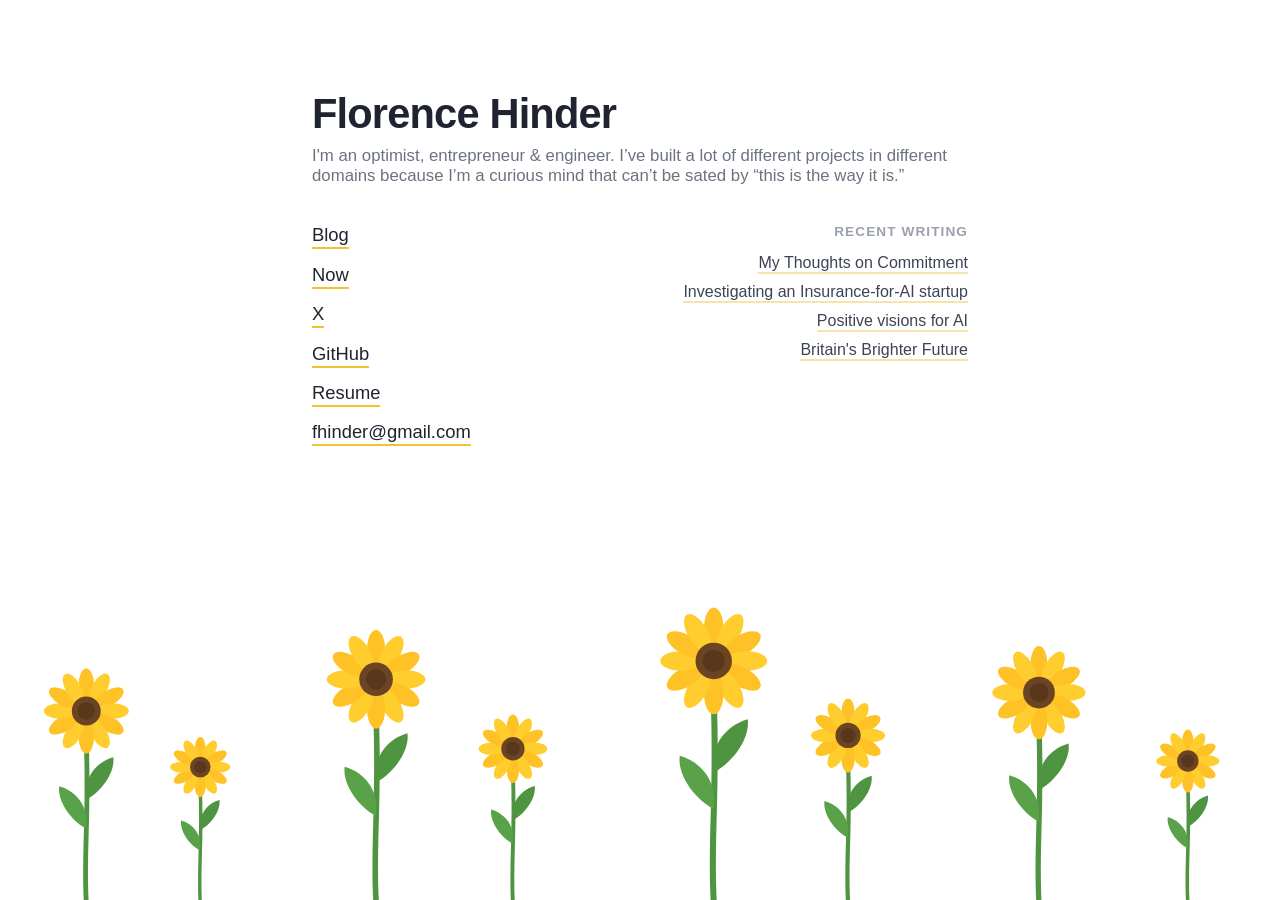
<file: index.html>
<!DOCTYPE html>
<html lang="en">
<head>
  <meta charset="UTF-8">
  <meta name="viewport" content="width=device-width, initial-scale=1.0">
  <title>Florence Hinder — Optimist, Entrepreneur &amp; Engineer</title>
  <meta name="description" content="Florence Hinder is an optimist, entrepreneur and engineer in London — Deployment Strategist at Encord, cofounder of Flexsta, and writer of the Practical Optimism blog.">
  <link rel="canonical" href="https://www.florencehinder.com/">
  <meta property="og:type" content="website">
  <meta property="og:title" content="Florence Hinder">
  <meta property="og:description" content="Optimist, entrepreneur and engineer in London. Writer of the Practical Optimism blog.">
  <meta property="og:url" content="https://www.florencehinder.com/">
  <meta property="og:image" content="https://www.florencehinder.com/favicon.png">
  <meta name="twitter:card" content="summary">
  <meta name="twitter:creator" content="@florencehinder">
  <link rel="icon" type="image/svg+xml" href="/favicon.svg">
  <link rel="icon" type="image/png" href="/favicon.png">
  <link rel="apple-touch-icon" href="/favicon.png">
  <link rel="alternate" type="application/rss+xml" title="Practical Optimism" href="https://blog.florencehinder.com/feed">
  <link rel="stylesheet" href="style.css">
  <script type="application/ld+json">
  {
    "@context": "https://schema.org",
    "@graph": [
      {
        "@type": "Person",
        "@id": "https://www.florencehinder.com/#person",
        "name": "Florence Hinder",
        "url": "https://www.florencehinder.com/",
        "image": "https://www.florencehinder.com/favicon.png",
        "description": "Optimist, entrepreneur and engineer based in London.",
        "jobTitle": "Deployment Strategist",
        "worksFor": { "@type": "Organization", "name": "Encord", "url": "https://encord.com" },
        "sameAs": [
          "https://blog.florencehinder.com",
          "https://x.com/florencehinder",
          "https://github.com/florencehinder"
        ]
      },
      {
        "@type": "WebSite",
        "@id": "https://www.florencehinder.com/#website",
        "url": "https://www.florencehinder.com/",
        "name": "Florence Hinder",
        "publisher": { "@id": "https://www.florencehinder.com/#person" }
      }
    ]
  }
  </script>
</head>
<body>
  <svg width="0" height="0" style="position:absolute" aria-hidden="true">
    <defs>
      <g id="sunflower">
        <path d="M50,258 C47,210 53,170 50,92" stroke="#4f9440" stroke-width="5" fill="none" stroke-linecap="round"/>
        <path d="M50,182 C32,172 20,152 22,138 C40,143 51,159 50,174 Z" fill="#5aa24a"/>
        <path d="M50,152 C68,142 80,122 78,108 C60,113 49,129 50,144 Z" fill="#4f9440"/>
        <ellipse cx="50" cy="33" rx="8" ry="17" fill="#ffc226" transform="rotate(0 50 60)"/>
        <ellipse cx="50" cy="33" rx="8" ry="17" fill="#ffce2e" transform="rotate(30 50 60)"/>
        <ellipse cx="50" cy="33" rx="8" ry="17" fill="#ffc226" transform="rotate(60 50 60)"/>
        <ellipse cx="50" cy="33" rx="8" ry="17" fill="#ffce2e" transform="rotate(90 50 60)"/>
        <ellipse cx="50" cy="33" rx="8" ry="17" fill="#ffc226" transform="rotate(120 50 60)"/>
        <ellipse cx="50" cy="33" rx="8" ry="17" fill="#ffce2e" transform="rotate(150 50 60)"/>
        <ellipse cx="50" cy="33" rx="8" ry="17" fill="#ffc226" transform="rotate(180 50 60)"/>
        <ellipse cx="50" cy="33" rx="8" ry="17" fill="#ffce2e" transform="rotate(210 50 60)"/>
        <ellipse cx="50" cy="33" rx="8" ry="17" fill="#ffc226" transform="rotate(240 50 60)"/>
        <ellipse cx="50" cy="33" rx="8" ry="17" fill="#ffce2e" transform="rotate(270 50 60)"/>
        <ellipse cx="50" cy="33" rx="8" ry="17" fill="#ffc226" transform="rotate(300 50 60)"/>
        <ellipse cx="50" cy="33" rx="8" ry="17" fill="#ffce2e" transform="rotate(330 50 60)"/>
        <circle cx="50" cy="60" r="15" fill="#6b4423"/>
        <circle cx="50" cy="60" r="9" fill="#59371c"/>
      </g>
    </defs>
  </svg>

  <div class="meadow" aria-hidden="true">
    <div class="flower-wrap flower--1"><svg class="flower" viewBox="0 0 100 260"><use href="#sunflower"/></svg></div>
    <div class="flower-wrap flower--2"><svg class="flower" viewBox="0 0 100 260"><use href="#sunflower"/></svg></div>
    <div class="flower-wrap flower--3"><svg class="flower" viewBox="0 0 100 260"><use href="#sunflower"/></svg></div>
    <div class="flower-wrap flower--4"><svg class="flower" viewBox="0 0 100 260"><use href="#sunflower"/></svg></div>
    <div class="flower-wrap flower--5"><svg class="flower" viewBox="0 0 100 260"><use href="#sunflower"/></svg></div>
    <div class="flower-wrap flower--6"><svg class="flower" viewBox="0 0 100 260"><use href="#sunflower"/></svg></div>
    <div class="flower-wrap flower--7"><svg class="flower" viewBox="0 0 100 260"><use href="#sunflower"/></svg></div>
    <div class="flower-wrap flower--8"><svg class="flower" viewBox="0 0 100 260"><use href="#sunflower"/></svg></div>
  </div>

  <main>
    <h1>Florence Hinder</h1>
    <p class="tagline">I'm an optimist, entrepreneur &amp; engineer. I&rsquo;ve built a lot of different projects in different domains because I&rsquo;m a curious mind that can&rsquo;t be sated by &ldquo;this is the way it is.&rdquo;</p>

    <nav class="links">
      <a href="https://blog.florencehinder.com" target="_blank" rel="noopener">Blog</a>
      <a href="/now">Now</a>
      <a href="https://x.com/florencehinder" target="_blank" rel="noopener">X</a>
      <a href="https://github.com/florencehinder" target="_blank" rel="noopener">GitHub</a>
      <a href="florence-hinder-resume.pdf" target="_blank" rel="noopener">Resume</a>
      <span class="contact">
        <button type="button" class="email-copy" aria-label="Copy email address"></button>
        <span class="copy-note" aria-live="polite"></span>
      </span>
    </nav>

    <section class="writing">
      <h2>Recent writing</h2>
      <ul>
        <li><a href="https://blog.florencehinder.com/p/my-thoughts-on-commitment" target="_blank" rel="noopener">My Thoughts on Commitment</a></li>
        <li><a href="https://blog.florencehinder.com/p/investigating-an-insurance-for-ai-startup" target="_blank" rel="noopener">Investigating an Insurance-for-AI startup</a></li>
        <li><a href="https://blog.florencehinder.com/p/positive-visions-for-ai" target="_blank" rel="noopener">Positive visions for AI</a></li>
        <li><a href="https://blog.florencehinder.com/p/igniting-britains-progress-with-better-lighting" target="_blank" rel="noopener">Britain's Brighter Future</a></li>
      </ul>
    </section>
  </main>

  <script src="script.js?v=2"></script>
</body>
</html>
</file>
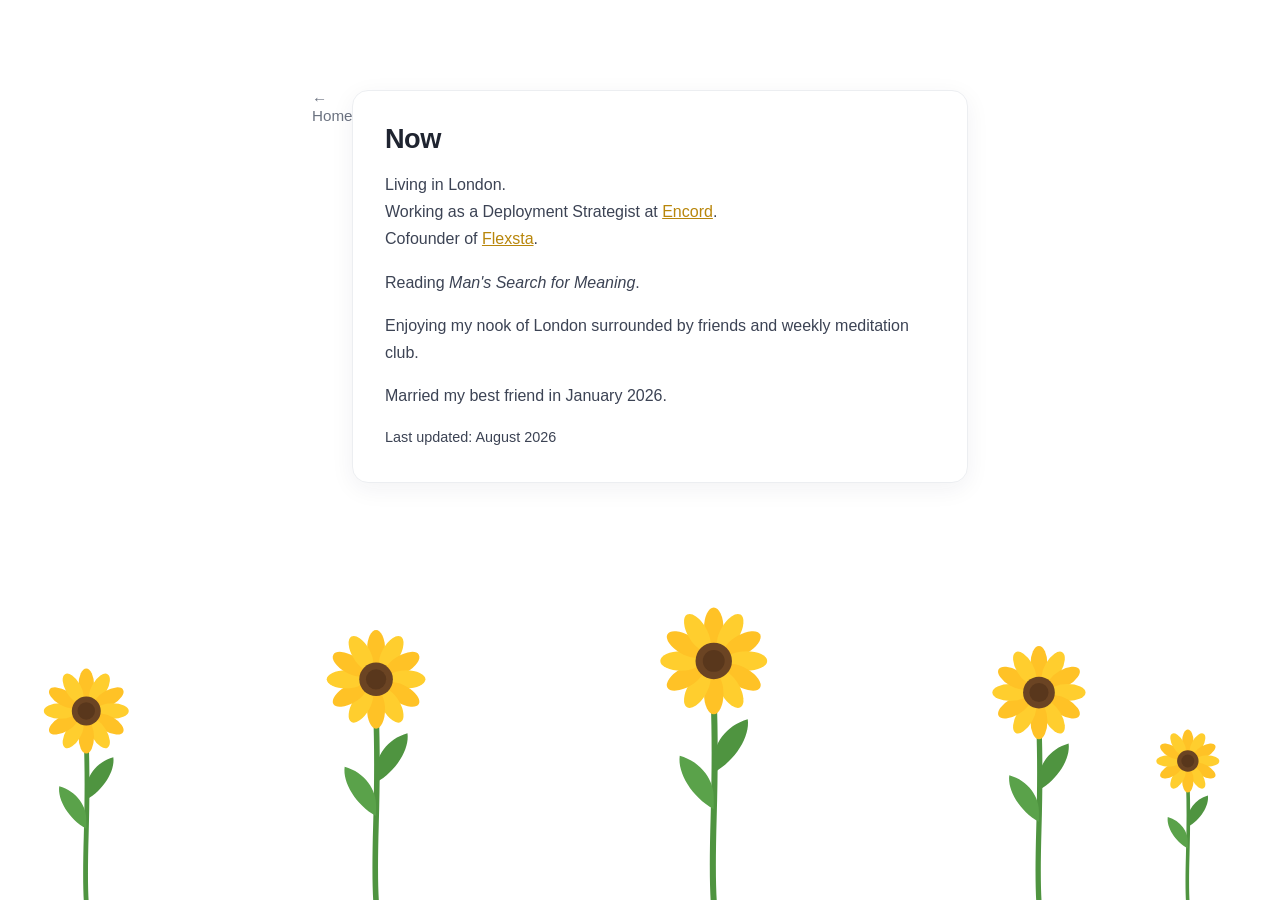
<file: now.html>
<!DOCTYPE html>
<html lang="en">
<head>
  <meta charset="UTF-8">
  <meta name="viewport" content="width=device-width, initial-scale=1.0">
  <title>Now — Florence Hinder</title>
  <meta name="description" content="What Florence Hinder is doing now: living in London, working at Encord, cofounder of Flexsta.">
  <link rel="canonical" href="https://www.florencehinder.com/now">
  <link rel="icon" type="image/svg+xml" href="/favicon.svg">
  <link rel="icon" type="image/png" href="/favicon.png">
  <link rel="apple-touch-icon" href="/favicon.png">
  <link rel="stylesheet" href="style.css">
</head>
<body>
  <svg width="0" height="0" style="position:absolute" aria-hidden="true">
    <defs>
      <g id="sunflower">
        <path d="M50,258 C47,210 53,170 50,92" stroke="#4f9440" stroke-width="5" fill="none" stroke-linecap="round"/>
        <path d="M50,182 C32,172 20,152 22,138 C40,143 51,159 50,174 Z" fill="#5aa24a"/>
        <path d="M50,152 C68,142 80,122 78,108 C60,113 49,129 50,144 Z" fill="#4f9440"/>
        <ellipse cx="50" cy="33" rx="8" ry="17" fill="#ffc226" transform="rotate(0 50 60)"/>
        <ellipse cx="50" cy="33" rx="8" ry="17" fill="#ffce2e" transform="rotate(30 50 60)"/>
        <ellipse cx="50" cy="33" rx="8" ry="17" fill="#ffc226" transform="rotate(60 50 60)"/>
        <ellipse cx="50" cy="33" rx="8" ry="17" fill="#ffce2e" transform="rotate(90 50 60)"/>
        <ellipse cx="50" cy="33" rx="8" ry="17" fill="#ffc226" transform="rotate(120 50 60)"/>
        <ellipse cx="50" cy="33" rx="8" ry="17" fill="#ffce2e" transform="rotate(150 50 60)"/>
        <ellipse cx="50" cy="33" rx="8" ry="17" fill="#ffc226" transform="rotate(180 50 60)"/>
        <ellipse cx="50" cy="33" rx="8" ry="17" fill="#ffce2e" transform="rotate(210 50 60)"/>
        <ellipse cx="50" cy="33" rx="8" ry="17" fill="#ffc226" transform="rotate(240 50 60)"/>
        <ellipse cx="50" cy="33" rx="8" ry="17" fill="#ffce2e" transform="rotate(270 50 60)"/>
        <ellipse cx="50" cy="33" rx="8" ry="17" fill="#ffc226" transform="rotate(300 50 60)"/>
        <ellipse cx="50" cy="33" rx="8" ry="17" fill="#ffce2e" transform="rotate(330 50 60)"/>
        <circle cx="50" cy="60" r="15" fill="#6b4423"/>
        <circle cx="50" cy="60" r="9" fill="#59371c"/>
      </g>
    </defs>
  </svg>

  <div class="meadow" aria-hidden="true">
    <div class="flower-wrap flower--1"><svg class="flower" viewBox="0 0 100 260"><use href="#sunflower"/></svg></div>
    <div class="flower-wrap flower--3"><svg class="flower" viewBox="0 0 100 260"><use href="#sunflower"/></svg></div>
    <div class="flower-wrap flower--5"><svg class="flower" viewBox="0 0 100 260"><use href="#sunflower"/></svg></div>
    <div class="flower-wrap flower--7"><svg class="flower" viewBox="0 0 100 260"><use href="#sunflower"/></svg></div>
    <div class="flower-wrap flower--8"><svg class="flower" viewBox="0 0 100 260"><use href="#sunflower"/></svg></div>
  </div>

  <main>
    <a class="back" href="/">&larr; Home</a>
    <div class="card">
      <h1>Now</h1>
      <p>
        Living in London.<br>
        Working as a Deployment Strategist at <a href="https://encord.com" target="_blank" rel="noopener">Encord</a>.<br>
        Cofounder of <a href="https://flexsta.com" target="_blank" rel="noopener">Flexsta</a>.
      </p>
      <p>Reading <em>Man's Search for Meaning</em>.</p>
      <p>Enjoying my nook of London surrounded by friends and weekly meditation club.</p>
      <p>Married my best friend in January 2026.</p>
      <p class="updated">Last updated: August 2026</p>
    </div>
  </main>

  <script src="script.js?v=2"></script>
</body>
</html>
</file>
<file: style.css>
/* ---- Sunflowers in the wind ---- */

* {
  margin: 0;
  padding: 0;
  box-sizing: border-box;
}

html {
  height: 100%;
}

body {
  min-height: 100vh;
  min-height: 100dvh; /* so the meadow ends at the true bottom on phones */
  position: relative;
  font-family: "Avenir Next", Avenir, "Segoe UI", Helvetica, Arial, sans-serif;
  background: #ffffff;
  color: #1f2430;
  overflow-x: hidden;
}

/* Sunflower meadow along the bottom of the screen */
:root {
  --meadow-h: max(45vh, 220px);
}

.meadow {
  position: fixed;
  left: 0;
  right: 0;
  bottom: 0;
  height: var(--meadow-h);
  pointer-events: none;
  z-index: -1;
}

/* Wrapper takes the mouse-gust rotation (from script.js);
   the inner svg keeps the idle sway. Both pivot at the stem base. */
.flower-wrap {
  position: absolute;
  bottom: -4px;
  transform-origin: 50% 100%;
  will-change: transform;
}

.flower {
  display: block;
  height: 100%;
  width: auto;
  transform-origin: 50% 100%;
  animation: sway var(--sway-dur, 7.5s) ease-in-out var(--sway-delay, 0s) infinite;
}

/* An uneven wander rather than a metronome tick */
@keyframes sway {
  0%   { transform: rotate(-2.8deg); }
  28%  { transform: rotate(1.6deg); }
  46%  { transform: rotate(3.1deg); }
  64%  { transform: rotate(0.4deg); }
  82%  { transform: rotate(2.2deg); }
  100% { transform: rotate(-2.8deg); }
}

/* Each flower gets its own spot, height and rhythm so the
   wind feels natural rather than synchronised. */
.flower--1 { left: 3%;  height: 62%; --sway-dur: 7.1s; --sway-delay: -2.1s; }
.flower--2 { left: 13%; height: 44%; --sway-dur: 5.8s; --sway-delay: -0.7s; }
.flower--3 { left: 25%; height: 72%; --sway-dur: 8.2s; --sway-delay: -4.4s; }
.flower--4 { left: 37%; height: 50%; --sway-dur: 6.3s; --sway-delay: -3.0s; }
.flower--5 { left: 51%; height: 78%; --sway-dur: 8.9s; --sway-delay: -1.5s; }
.flower--6 { left: 63%; height: 54%; --sway-dur: 6.6s; --sway-delay: -5.2s; }
.flower--7 { left: 77%; height: 68%; --sway-dur: 7.7s; --sway-delay: -3.7s; }
.flower--8 { left: 90%; height: 46%; --sway-dur: 6.0s; --sway-delay: -2.5s; }

@media (max-width: 640px) {
  /* fewer flowers on small screens so it doesn't get crowded */
  .flower--2,
  .flower--6 {
    display: none;
  }
}

@media (prefers-reduced-motion: reduce) {
  .flower {
    animation: none;
  }
}

/* ---- Content ---- */

main {
  position: relative;
  max-width: 40rem;
  margin: 0 auto;
  padding: clamp(2.5rem, 10vh, 6rem) 1.5rem 2rem;
}

h1 {
  font-size: clamp(2rem, 5vw, 2.6rem);
  font-weight: 600;
  letter-spacing: -0.02em;
  color: #1f2430;
}

.tagline {
  margin-top: 0.5rem;
  font-size: 1.05rem;
  color: #6b7280;
}

nav.links {
  margin-top: 2.4rem;
  display: flex;
  flex-direction: column;
  gap: 0.9rem;
  font-size: 1.15rem;
}

nav.links a {
  color: #1f2430;
  width: fit-content;
  text-decoration: none;
  border-bottom: 2px solid #f2c230;
  padding-bottom: 1px;
  transition: border-color 0.15s ease, color 0.15s ease;
}

nav.links a:hover {
  color: #8a6d00;
  border-color: #d9a300;
}

.contact {
  display: flex;
  align-items: baseline;
  gap: 0.5rem;
}

.email-copy {
  font: inherit;
  color: #1f2430;
  background: none;
  border: none;
  padding: 0 0 1px;
  cursor: pointer;
  border-bottom: 2px solid #f2c230;
  transition: border-color 0.15s ease, color 0.15s ease;
}

.email-copy:hover {
  color: #8a6d00;
  border-color: #d9a300;
}

.copy-note {
  margin-left: 0.5rem;
  color: #8a6d00;
  font-size: 0.95rem;
  opacity: 0;
  transition: opacity 0.2s ease;
}

.copy-note.show {
  opacity: 1;
}

/* Recent writing on the homepage */
.writing {
  margin-top: 2.6rem;
}

.writing h2 {
  font-size: 0.85rem;
  font-weight: 600;
  text-transform: uppercase;
  letter-spacing: 0.08em;
  color: #9aa0ad;
}

.writing ul {
  list-style: none;
  margin-top: 0.9rem;
  display: flex;
  flex-direction: column;
  gap: 0.7rem;
}

.writing a {
  color: #3c4354;
  width: fit-content;
  text-decoration: none;
  border-bottom: 2px solid #f7e4a8;
  padding-bottom: 1px;
  transition: border-color 0.15s ease, color 0.15s ease;
}

.writing a:hover {
  color: #8a6d00;
  border-color: #d9a300;
}

/* On wide screens the writing list sits in its own column on the right,
   level with the links; below 900px it stacks underneath as before. */
@media (min-width: 900px) {
  main {
    max-width: 44rem;
    display: grid;
    grid-template-columns: minmax(0, 1fr) auto;
    column-gap: 2.5rem;
    align-items: start;
  }

  main > h1,
  main > .tagline {
    grid-column: 1 / -1;
  }

  .tagline {
    max-width: 40rem;
  }

  nav.links {
    grid-column: 1;
  }

  .writing {
    grid-column: 2;
    justify-self: end;
    text-align: right;
    margin-top: 2.4rem; /* matches the nav's top margin so the columns align */
  }
}

/* Inner pages */
.card {
  background: #ffffff;
  border: 1px solid #eceef1;
  border-radius: 16px;
  padding: 2rem;
  box-shadow: 0 6px 24px rgba(30, 40, 60, 0.06);
}

.card h1 {
  font-size: 1.7rem;
}

.card p {
  margin-top: 1rem;
  line-height: 1.7;
  color: #3c4354;
}

.card p a {
  color: #b8860b;
}

.back {
  display: inline-block;
  margin-bottom: 1.25rem;
  color: #6b7280;
  text-decoration: none;
  font-size: 0.95rem;
}

.back:hover {
  color: #1f2430;
}

.updated {
  margin-top: 1.5rem;
  font-size: 0.9rem;
  color: #9aa0ad;
}

/* Where the text is taller than the room above a fixed meadow, put the
   meadow in the flow at the foot of the page and reserve space for it,
   so the flowers never sit behind the links. */
@media (max-width: 640px), (max-height: 700px) {
  :root {
    --meadow-h: clamp(140px, 30vh, 240px);
  }

  .meadow {
    position: absolute;
  }

  .flower-wrap {
    bottom: 0;
  }

  .flower--8 {
    left: 84%;
  }

  main {
    padding-top: clamp(2rem, 6vh, 4rem);
    padding-bottom: calc(var(--meadow-h) + 1.5rem);
  }
}
</file>
